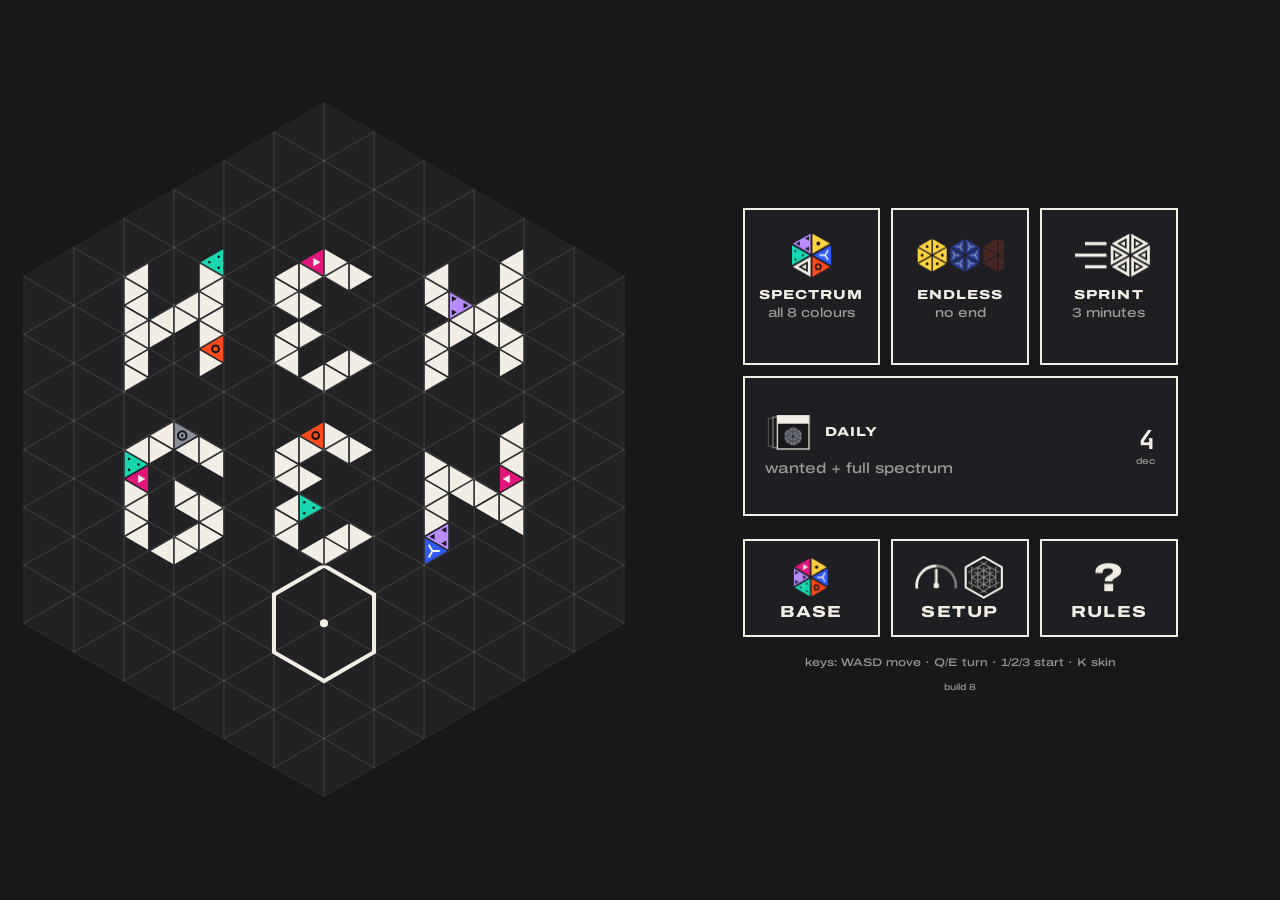
<file: index.html>
<!DOCTYPE html>
<html lang="en">
<head>
  <meta charset="UTF-8">
  <meta name="viewport" content="width=device-width, initial-scale=1.0, user-scalable=no, viewport-fit=cover">
  <meta name="apple-mobile-web-app-capable" content="yes">
  <meta name="apple-mobile-web-app-status-bar-style" content="black-translucent">
  <meta name="theme-color" content="#18181A">
  <link rel="manifest" href="manifest.json">
  <title>Dialhex</title>
  <link rel="stylesheet" href="ui.css">
  <link rel="preload" href="skins.json" as="fetch" crossorigin>
  <link rel="preload" href="fonts/DialhexArchivoExpanded-ExtraBold.woff2" as="font" type="font/woff2" crossorigin>
  <link rel="preload" href="fonts/DialhexArchivoExpanded-Medium.woff2" as="font" type="font/woff2" crossorigin>
  <link rel="preload" href="fonts/DialhexJetBrainsMono-Bold.woff2" as="font" type="font/woff2" crossorigin>
  <style>
    * {
      margin: 0;
      padding: 0;
      box-sizing: border-box;
    }
    html, body {
      width: 100%;
      height: 100%;
      overflow: hidden;
      background: #18181A;
      touch-action: none;
      -webkit-touch-callout: none;
      -webkit-user-select: none;
      user-select: none;
    }
    canvas {
      display: block;
      width: 100%;
      height: 100%;
      touch-action: none;
    }
    #loading {
      position: fixed;
      top: 0; left: 0; right: 0; bottom: 0;
      display: flex;
      align-items: center;
      justify-content: center;
      background: #18181A;
      color: #F2EEE6;
      font-family: system-ui, sans-serif;
      font-weight: 500;
      font-size: 13px;
      z-index: 10;
      transition: opacity 0.3s;
    }
    #loading.hidden {
      opacity: 0;
      pointer-events: none;
    }
    @keyframes pulse {
      0%, 100% { opacity: 0.4; }
      50% { opacity: 1; }
    }
    #loading span {
      animation: pulse 1.5s ease-in-out infinite;
    }
  </style>
</head>
<body>
  <div id="loading"><span>loading</span></div>
  <canvas id="gameCanvas" aria-label="the bin"></canvas>
  <div id="ui"></div>
  <canvas id="fx" aria-hidden="true"></canvas>
  <div id="announce" role="status" aria-live="polite"></div>
  <script type="module">
    import './main.js';
    // main.js waits for skins.json and the fonts, so this runs once they're ready
    document.getElementById('loading').classList.add('hidden');
    setTimeout(() => document.getElementById('loading').remove(), 300);
  </script>
</body>
</html>
</file>
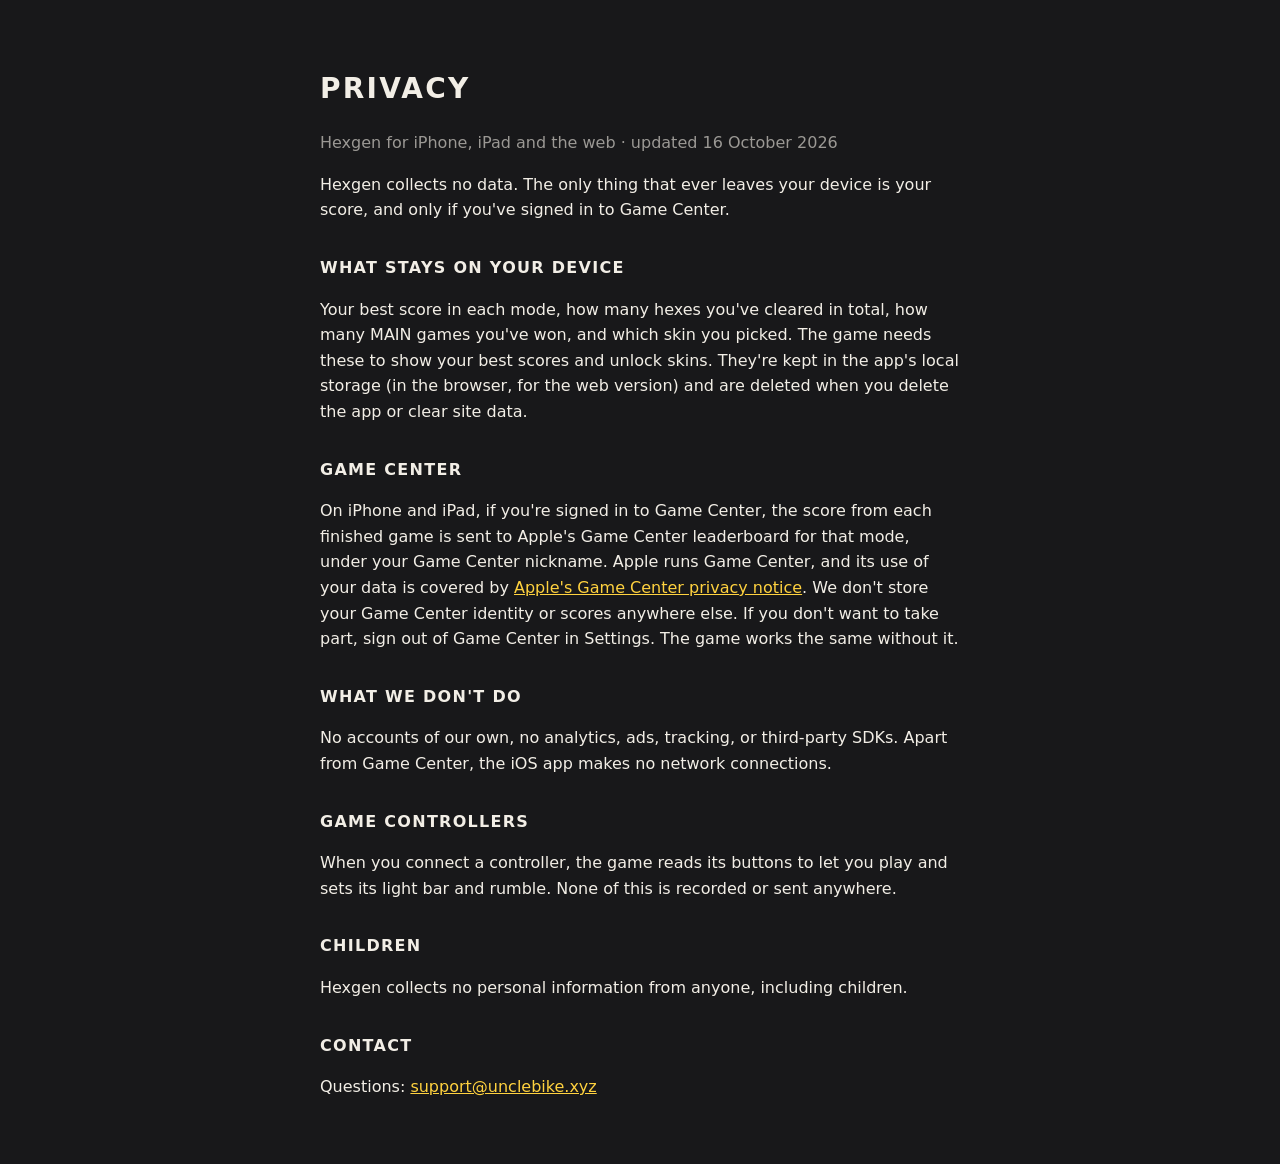
<file: privacy.html>
<!doctype html>
<html lang="en">
<head>
<meta charset="utf-8">
<meta name="viewport" content="width=device-width, initial-scale=1">
<title>Hexgen · privacy</title>
<style>
  body { background: #18181A; color: #F2EEE6; font: 16px/1.6 -apple-system, system-ui, sans-serif; margin: 0; }
  main { max-width: 640px; margin: 0 auto; padding: 48px 24px; }
  h1 { font-size: 28px; letter-spacing: 0.08em; text-transform: uppercase; }
  h2 { font-size: 16px; letter-spacing: 0.08em; text-transform: uppercase; margin-top: 32px; }
  a { color: #FFD23F; }
  .dim { opacity: 0.6; }
</style>
</head>
<body>
<main>
<h1>Privacy</h1>
<p class="dim">Hexgen for iPhone, iPad and the web · updated 16 October 2026</p>

<p>Hexgen collects no data. The only thing that ever leaves your device is your score, and only if you've signed in to Game Center.</p>

<h2>What stays on your device</h2>
<p>Your best score in each mode, how many hexes you've cleared in total, how many MAIN games you've won, and which skin you picked. The game needs these to show your best scores and unlock skins. They're kept in the app's local storage (in the browser, for the web version) and are deleted when you delete the app or clear site data.</p>

<h2>Game Center</h2>
<p>On iPhone and iPad, if you're signed in to Game Center, the score from each finished game is sent to Apple's Game Center leaderboard for that mode, under your Game Center nickname. Apple runs Game Center, and its use of your data is covered by <a href="https://www.apple.com/legal/privacy/data/en/game-center/">Apple's Game Center privacy notice</a>. We don't store your Game Center identity or scores anywhere else. If you don't want to take part, sign out of Game Center in Settings. The game works the same without it.</p>

<h2>What we don't do</h2>
<p>No accounts of our own, no analytics, ads, tracking, or third-party SDKs. Apart from Game Center, the iOS app makes no network connections.</p>

<h2>Game controllers</h2>
<p>When you connect a controller, the game reads its buttons to let you play and sets its light bar and rumble. None of this is recorded or sent anywhere.</p>

<h2>Children</h2>
<p>Hexgen collects no personal information from anyone, including children.</p>

<h2>Contact</h2>
<p>Questions: <a href="mailto:support@unclebike.xyz">support@unclebike.xyz</a></p>
</main>
</body>
</html>
</file>
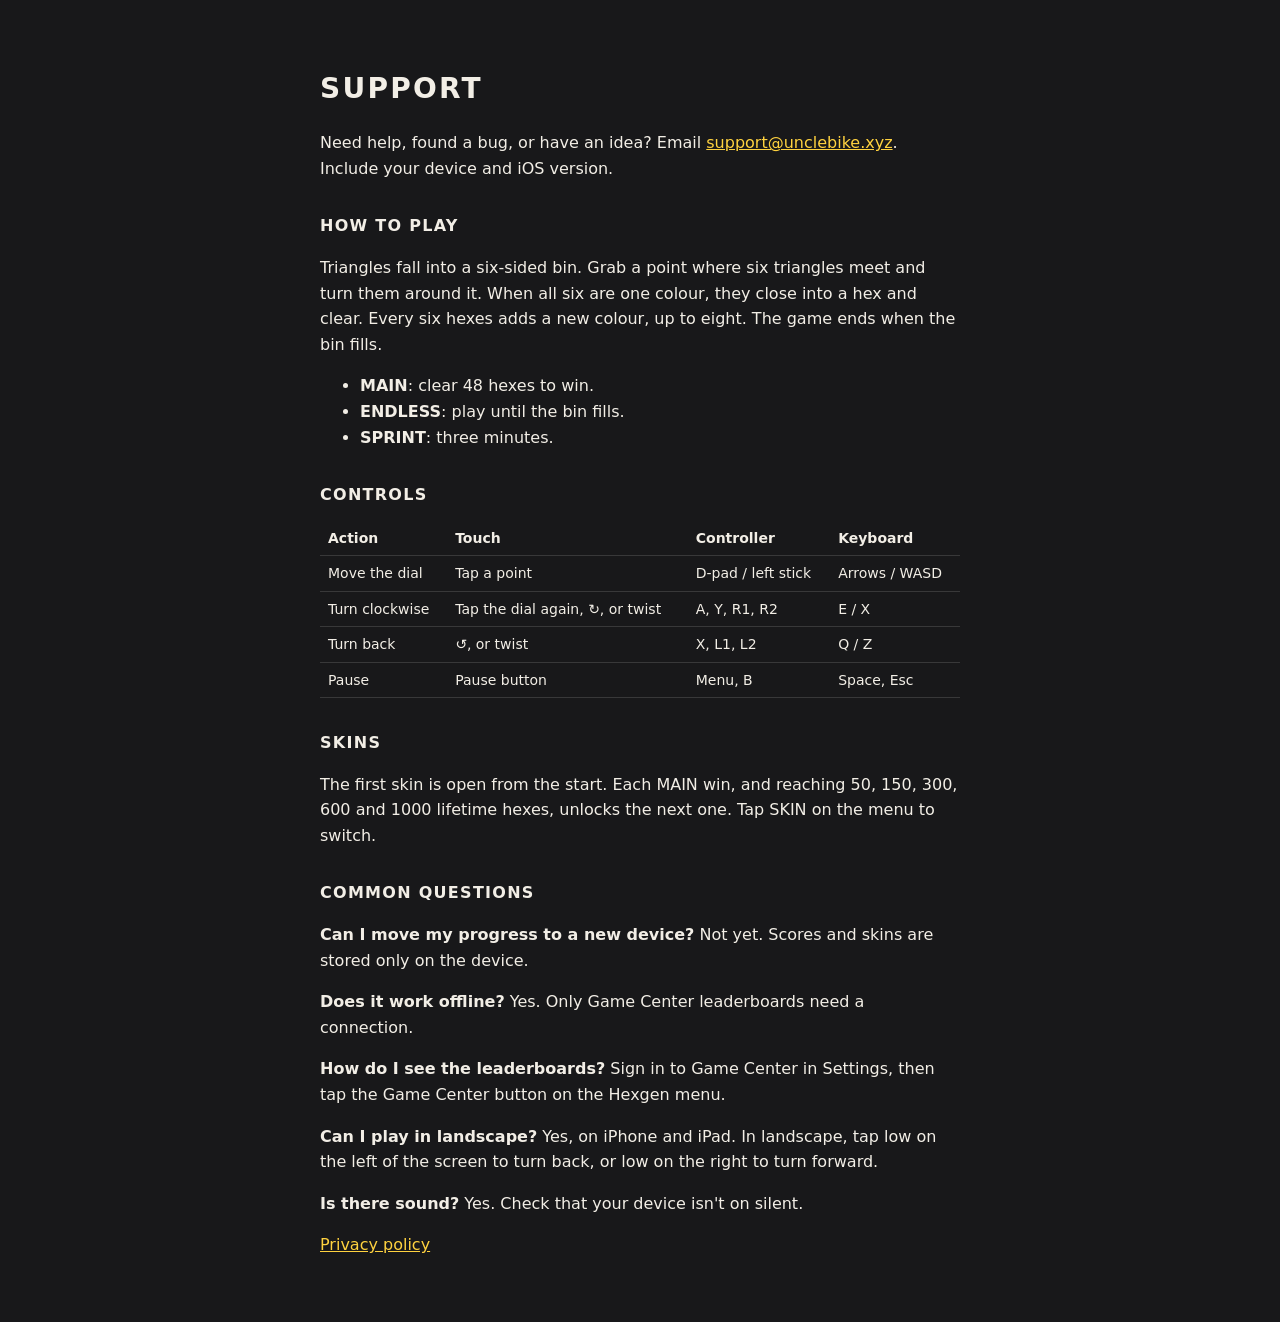
<file: support.html>
<!doctype html>
<html lang="en">
<head>
<meta charset="utf-8">
<meta name="viewport" content="width=device-width, initial-scale=1">
<title>Hexgen · support</title>
<style>
  body { background: #18181A; color: #F2EEE6; font: 16px/1.6 -apple-system, system-ui, sans-serif; margin: 0; }
  main { max-width: 640px; margin: 0 auto; padding: 48px 24px; }
  h1 { font-size: 28px; letter-spacing: 0.08em; text-transform: uppercase; }
  h2 { font-size: 16px; letter-spacing: 0.08em; text-transform: uppercase; margin-top: 32px; }
  a { color: #FFD23F; }
  table { border-collapse: collapse; width: 100%; font-size: 14px; }
  th, td { text-align: left; padding: 6px 8px; border-bottom: 1px solid rgba(242, 238, 230, 0.15); }
</style>
</head>
<body>
<main>
<h1>Support</h1>
<p>Need help, found a bug, or have an idea? Email <a href="mailto:support@unclebike.xyz">support@unclebike.xyz</a>. Include your device and iOS version.</p>

<h2>How to play</h2>
<p>Triangles fall into a six-sided bin. Grab a point where six triangles meet and turn them around it. When all six are one colour, they close into a hex and clear. Every six hexes adds a new colour, up to eight. The game ends when the bin fills.</p>
<ul>
  <li><b>MAIN</b>: clear 48 hexes to win.</li>
  <li><b>ENDLESS</b>: play until the bin fills.</li>
  <li><b>SPRINT</b>: three minutes.</li>
</ul>

<h2>Controls</h2>
<table>
  <tr><th>Action</th><th>Touch</th><th>Controller</th><th>Keyboard</th></tr>
  <tr><td>Move the dial</td><td>Tap a point</td><td>D-pad / left stick</td><td>Arrows / WASD</td></tr>
  <tr><td>Turn clockwise</td><td>Tap the dial again, ↻, or twist</td><td>A, Y, R1, R2</td><td>E / X</td></tr>
  <tr><td>Turn back</td><td>↺, or twist</td><td>X, L1, L2</td><td>Q / Z</td></tr>
  <tr><td>Pause</td><td>Pause button</td><td>Menu, B</td><td>Space, Esc</td></tr>
</table>

<h2>Skins</h2>
<p>The first skin is open from the start. Each MAIN win, and reaching 50, 150, 300, 600 and 1000 lifetime hexes, unlocks the next one. Tap SKIN on the menu to switch.</p>

<h2>Common questions</h2>
<p><b>Can I move my progress to a new device?</b> Not yet. Scores and skins are stored only on the device.</p>
<p><b>Does it work offline?</b> Yes. Only Game Center leaderboards need a connection.</p>
<p><b>How do I see the leaderboards?</b> Sign in to Game Center in Settings, then tap the Game Center button on the Hexgen menu.</p>
<p><b>Can I play in landscape?</b> Yes, on iPhone and iPad. In landscape, tap low on the left of the screen to turn back, or low on the right to turn forward.</p>
<p><b>Is there sound?</b> Yes. Check that your device isn't on silent.</p>

<p><a href="privacy">Privacy policy</a></p>
</main>
</body>
</html>
</file>
<file: ui.css>
/* ui.css — Menus and cards. Colours and fonts come from the active skin (skins.js sets them). */

:root {
  --bg: #18181A;
  --bg-rgb: 24, 24, 26;
  --empty: #222225;
  --empty-rgb: 34, 34, 37;
  --ink: #F2EEE6;
  --ink-rgb: 242, 238, 230;
  --ink-dim: rgba(var(--ink-rgb), 0.6);
  --font-display: system-ui;
  --font-text: system-ui;
  --font-digits: ui-monospace;
  --font-scale: 1;
  --line: 2px;
  --heavy: 4px;
}

#gameCanvas, #fx {
  position: fixed;
  inset: 0;
}

#fx {
  pointer-events: none;
  z-index: 3;
}

#ui {
  position: fixed;
  inset: 0;
  z-index: 2;
  pointer-events: none;
  color: var(--ink);
  font-family: var(--font-text);
}

#ui button, #ui .scroll, #ui .card, #ui .pause, #ui .hint {
  pointer-events: auto;
}

#announce {
  position: fixed;
  width: 1px;
  height: 1px;
  overflow: hidden;
  clip-path: inset(50%);
}

#ui button {
  font: inherit;
  color: inherit;
  border-radius: 0;
  -webkit-tap-highlight-color: transparent;
  touch-action: manipulation;
}

/* Buttons: outlined and sharp-cornered; the selected one takes the heavy weight */
.face {
  display: flex;
  align-items: center;
  justify-content: center;
  background: var(--empty);
  border: var(--line) solid var(--ink);
  cursor: pointer;
  flex: none;
}

.face:hover, .face:focus-visible, .face.selected {
  border-width: var(--heavy);
  outline: none;
}

.face:active {
  background: rgba(var(--ink-rgb), 0.12);
}

.tracked {
  font-family: var(--font-display);
  letter-spacing: 0.08em;
  white-space: nowrap;
}

.tracked.small {
  font-size: calc(11px * var(--font-scale));
}

.dim { color: var(--ink-dim); }

.row {
  display: flex;
  justify-content: center;
}

/* ===== Menu ===== */

.menu {
  position: absolute;
  display: flex;
  justify-content: center;
}

.menu.under {
  left: 0;
  right: 0;
  bottom: 10px;
  padding: 0 16px;
}

.menu.under .menu-column { height: 100%; }
.menu.under .hint { margin-top: auto; }

.menu.beside {
  right: 0;
  top: 0;
  bottom: 0;
  align-items: center;
  padding: 0 16px;
}

.menu-column {
  display: flex;
  flex-direction: column;
  align-items: center;
}

/* The demo shows faintly through the buttons */
.menu .face {
  background: rgba(var(--empty-rgb), 0.82);
}

.tile {
  flex-direction: column;
  gap: 4px;
  padding: 0 4px;
  text-align: center;
  min-width: 0;
}

.tile canvas {
  flex: none;
}

.tile.game canvas {
  margin-bottom: 4px;
}

.tile-label {
  font-family: var(--font-display);
  letter-spacing: 0.08em;
  white-space: nowrap;
}

.tile-small {
  font-family: var(--font-display);
  font-size: calc(11px * var(--font-scale));
  letter-spacing: 0.08em;
  white-space: nowrap;
  max-width: 100%;
  overflow: hidden;
}

.tile-detail {
  font-size: calc(9px * var(--font-scale));
  color: var(--ink-dim);
  white-space: nowrap;
  max-width: 100%;
  overflow: hidden;
  text-overflow: ellipsis;
}

.tile-value {
  font-family: var(--font-digits);
  font-size: calc(10px * var(--font-scale));
  line-height: 1.2;
}

.pair {
  display: flex;
  gap: 4px;
}

.tile.daily {
  flex-direction: row;
  justify-content: space-between;
  gap: 10px;
  text-align: left;
}

.daily-main {
  display: flex;
  flex-direction: column;
  gap: 8px;
  min-width: 0;
}

.daily-title {
  display: flex;
  align-items: center;
  gap: 8px;
}

.tile-rules {
  color: var(--ink-dim);
  line-height: 1.3;
}

.daily-figure {
  display: flex;
  flex-direction: column;
  align-items: flex-end;
  gap: 2px;
  flex: none;
}

.tile-figure {
  font-family: var(--font-digits);
  line-height: 1.1;
}

.lock {
  font-size: calc(11px * var(--font-scale));
  text-align: center;
  line-height: 1.4;
}

.lock .dim {
  font-size: calc(10px * var(--font-scale));
}

.hint {
  margin-top: 6px;
  font-size: calc(11px * var(--font-scale));
  color: var(--ink-dim);
  text-align: center;
  line-height: 1.4;
}

.build {
  font-size: calc(9px * var(--font-scale));
  color: var(--ink-dim);
}

/* Each tile rises into place, staggered, as the menu opens */
.menu.reveal .tile, .menu.reveal .hint {
  animation: rise 0.32s cubic-bezier(0.2, 1.2, 0.4, 1) backwards;
  animation-delay: calc(var(--order, 0) * 35ms + 120ms);
}

@keyframes rise {
  from { opacity: 0; transform: translateY(14px); }
}

@keyframes fade {
  from { opacity: 0; }
}

/* ===== Cards ===== */

.scroll {
  overflow-y: auto;
  overscroll-behavior: contain;
  touch-action: pan-y;
  -webkit-overflow-scrolling: touch;
  scrollbar-width: none;
}

.scroll::-webkit-scrollbar { display: none; }
.scroll:focus { outline: none; }

.card {
  position: absolute;
  inset: 0;
  display: flex;
  flex-direction: column;
  background: rgba(var(--bg-rgb), 0.96);
}

.card.enter { animation: fade 0.18s ease-out; }

.card.solid { background: rgba(var(--bg-rgb), 0.98); }

.card-scroll {
  flex: 1;
  min-height: 0;
  padding: 36px 24px;
  display: flex;
  flex-direction: column;
}

.card-column {
  width: 100%;
  max-width: 440px;
  margin: auto;
  display: flex;
  flex-direction: column;
}

.card h1 {
  font-family: var(--font-display);
  font-size: calc(30px * var(--font-scale));
  font-weight: normal;
}

.card h2, .card h3, .card h4 {
  font-weight: normal;
}

/* Setup */
.setup {
  align-items: center;
  gap: 14px;
  max-width: 300px;
}

.setup-row {
  width: 100%;
  display: flex;
  flex-direction: column;
  gap: 6px;
}

.setup-row h2:empty { display: none; }

.row.even { gap: 8px; }
.row.even .face { flex: 1 1 0; min-width: 0; }

.choice:not(.selected) .tile-small {
  color: var(--ink-dim);
}

.summary {
  font-size: calc(12px * var(--font-scale));
  color: var(--ink-dim);
  text-align: center;
  line-height: 1.4;
}

/* How to play */
.howto-head {
  flex: none;
  padding: 28px 24px 0;
  display: flex;
  flex-direction: column;
  gap: 14px;
  align-items: center;
}

.howto-head h1 {
  width: 100%;
  max-width: 440px;
}

.tabs {
  display: flex;
  gap: 6px;
  width: 100%;
  max-width: 440px;
}

.tab {
  flex: 1 1 auto;
  height: 36px;
  padding: 0 2px;
  background: none;
  border: none;
  border-bottom: var(--line) solid rgba(var(--ink-rgb), 0.2);
  cursor: pointer;
  color: var(--ink-dim) !important;
  font-family: var(--font-display) !important;
  font-size: calc(10px * var(--font-scale)) !important;
  letter-spacing: 0.08em;
}

.tab.selected, .tab:hover, .tab:focus-visible {
  color: var(--ink) !important;
  border-bottom: var(--heavy) solid var(--ink);
  outline: none;
}

.howto-rules {
  flex: 1;
  min-height: 0;
  padding: 18px 24px 24px;
}

.howto-rules .card-column {
  margin: 0 auto;
  gap: 22px;
}

.lead {
  font-size: calc(14px * var(--font-scale));
  color: var(--ink-dim);
  line-height: 1.5;
}

.rule {
  display: flex;
  gap: 16px;
  align-items: flex-start;
}

.rule-art {
  flex: none;
  width: 56px;
  display: flex;
  justify-content: center;
}

.rule-text {
  flex: 1;
  min-width: 0;
  padding-top: 2px;
}

.rule h3 {
  font-family: var(--font-display);
  font-size: calc(16px * var(--font-scale));
  margin-bottom: 6px;
}

.rule p {
  font-size: calc(14px * var(--font-scale));
  line-height: 1.5;
  color: var(--ink-dim);
}

.keys {
  margin-top: 10px;
  border-spacing: 0 8px;
  border-collapse: separate;
}

.keys th {
  font-weight: normal;
  text-align: left;
  vertical-align: baseline;
  padding-right: 16px;
  font-size: calc(13px * var(--font-scale));
  color: var(--ink-dim);
  white-space: nowrap;
}

.keys td {
  font-family: var(--font-display);
  font-size: calc(13px * var(--font-scale));
  white-space: pre-wrap;
  vertical-align: baseline;
}

.howto-foot {
  flex: none;
  display: flex;
  justify-content: center;
  padding: 14px 24px;
  border-top: 1px solid rgba(var(--ink-rgb), 0.12);
}

.modifier-group {
  display: flex;
  flex-direction: column;
  gap: 14px;
}

.modifier {
  display: flex;
  gap: 12px;
  align-items: flex-start;
}

.modifier canvas { flex: none; }

.modifier h3, .modifier h4 {
  font-family: var(--font-display);
  font-size: calc(14px * var(--font-scale));
  margin-bottom: 3px;
}

.modifier p {
  font-size: calc(13px * var(--font-scale));
  line-height: 1.4;
  color: var(--ink-dim);
}

/* Daily */
.daily-intro {
  gap: 22px;
}

.daily-head {
  display: flex;
  align-items: center;
  gap: 12px;
}

.daily-intro .body {
  font-size: calc(15px * var(--font-scale));
  line-height: 1.5;
}

.today {
  display: flex;
  flex-direction: column;
  gap: 18px;
}

.modifier.large { align-items: center; gap: 14px; }

.modifier.large h3 {
  font-size: calc(17px * var(--font-scale));
}

.modifier.large p {
  font-size: calc(14px * var(--font-scale));
}

.points {
  list-style: none;
  display: flex;
  flex-direction: column;
  gap: 8px;
  font-size: calc(13px * var(--font-scale));
  line-height: 1.4;
  color: var(--ink-dim);
}

.points li::before {
  content: '·';
  margin-right: 8px;
}

.row.buttons {
  gap: 12px;
  margin-top: 8px;
}

/* ===== Pause ===== */

.pause {
  position: absolute;
  inset: 0;
  display: flex;
  flex-direction: column;
  align-items: center;
  justify-content: center;
  gap: 24px;
  background: rgba(var(--bg-rgb), 0.75);
}

.pause.enter { animation: fade 0.14s ease-out; }

.pause.solid { background: var(--bg); }

.pause h1, .verdict h1 {
  font-family: var(--font-display);
  font-weight: normal;
}

.pause h1 { font-size: calc(32px * var(--font-scale)); }

/* ===== Result ===== */

.result {
  position: absolute;
  inset: 0;
  animation: fade 0.35s ease-out 0.25s backwards;
}

.result .above {
  position: absolute;
  left: 0;
  right: 0;
  top: 0;
  display: flex;
  align-items: flex-end;
  justify-content: center;
}

.result .below {
  position: absolute;
  left: 0;
  right: 0;
  bottom: 12px;
  overflow: auto;
}

.result.beside {
  right: 0;
  inset-block: 0;
  inset-inline-end: 0;
  display: flex;
  flex-direction: column;
  align-items: center;
  justify-content: center;
  gap: 16px;
  padding: 0 16px;
}

.verdict {
  display: flex;
  flex-direction: column;
  align-items: center;
  gap: 6px;
  text-align: center;
}

.verdict h1 { font-size: calc(36px * var(--font-scale)); }

.verdict .score {
  font-family: var(--font-digits);
  font-size: calc(28px * var(--font-scale));
}

.verdict p { font-size: calc(16px * var(--font-scale)); }

.details {
  display: flex;
  flex-direction: column;
  align-items: center;
  gap: 14px;
  text-align: center;
  font-size: calc(15px * var(--font-scale));
}

.daily-finish {
  display: flex;
  flex-direction: column;
  gap: 6px;
  font-size: calc(14px * var(--font-scale));
  max-width: 260px;
}

@media (prefers-reduced-motion: reduce) {
  .menu.reveal .tile, .menu.reveal .hint, .card.enter, .pause.enter, .result {
    animation: none;
  }
}
</file>
